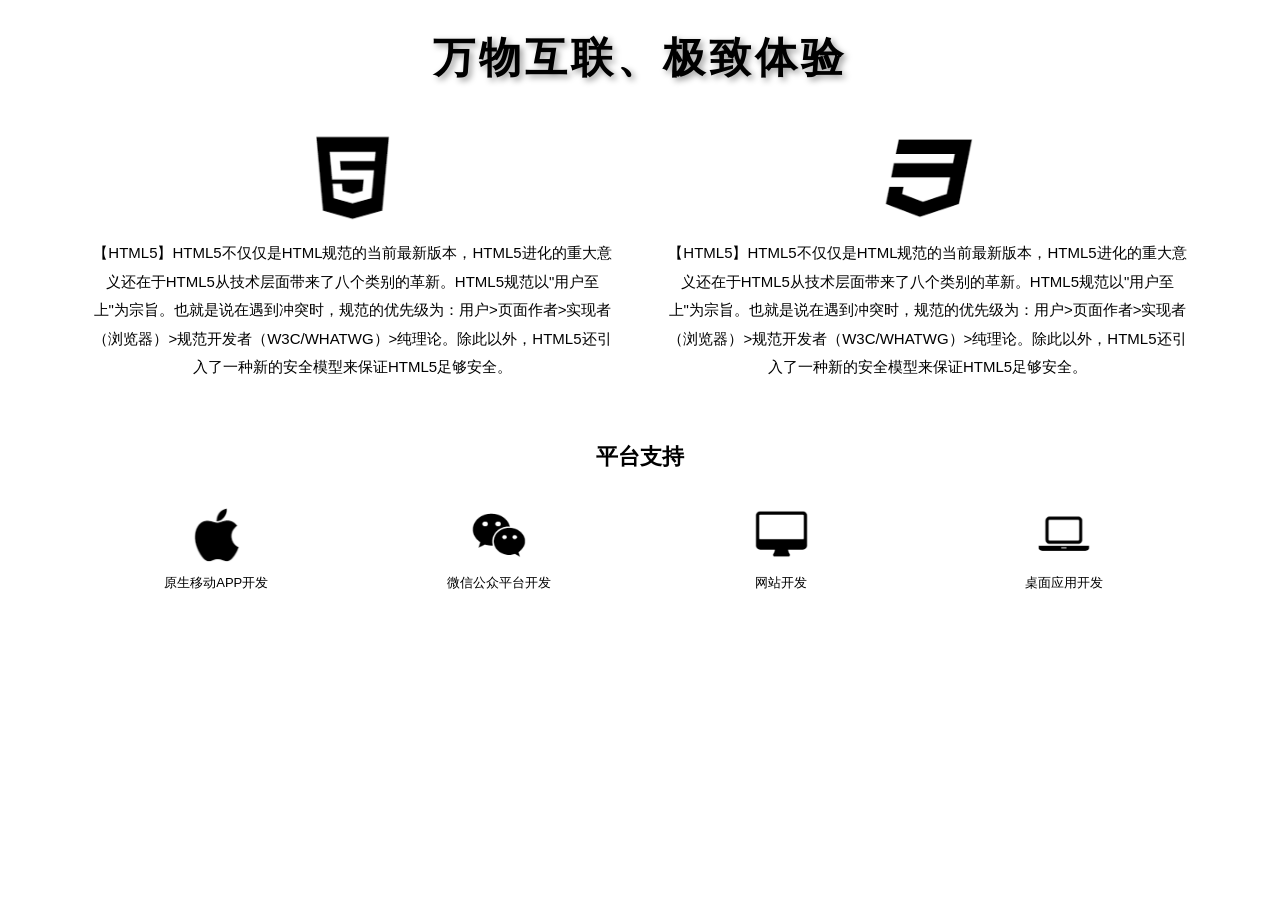
<file: 随堂作业1/index.html>
<!DOCTYPE html>
<html lang="zh-CN">
<head>
    <meta charset="UTF-8">
    <meta name="viewport" content="width=device-width, initial-scale=1.0">
    <title>万物互联、极致体验</title>
    <style>
        * {
            margin: 0;
            padding: 0;
            box-sizing: border-box;
        }

        body {
            font-family: 'Microsoft YaHei', 'SimHei', Arial, sans-serif;
            background: #fff;
            color: #000;
            padding: 30px 40px;
        }

        .container {
            max-width: 1100px;
            margin: 0 auto;
        }

        /* 主标题 - 书法风格带阴影 */
        .main-title {
            text-align: center;
            font-size: 42px;
            font-weight: bold;
            margin-bottom: 45px;
            color: #000;
            text-shadow: 3px 3px 6px rgba(0, 0, 0, 0.4);
            letter-spacing: 4px;
            font-family: 'STXingkai', 'KaiTi', 'Microsoft YaHei', cursive;
        }

        /* 内容区域 */
        .content-section {
            display: flex;
            justify-content: space-between;
            gap: 50px;
            margin-bottom: 50px;
        }

        .content-block {
            flex: 1;
            text-align: center;
        }

        .icon-wrapper {
            margin-bottom: 18px;
            display: flex;
            justify-content: center;
        }

        .icon-wrapper img {
            width: 90px;
            height: 90px;
            object-fit: contain;
        }

        .content-text {
            font-size: 15px;
            line-height: 1.9;
            text-align: center;
            color: #000;
        }

        /* 平台支持区域 */
        .platform-section {
            margin-top: 60px;
        }

        .platform-title {
            text-align: center;
            font-size: 22px;
            font-weight: bold;
            margin-bottom: 35px;
            color: #000;
        }

        .platform-grid {
            display: flex;
            justify-content: space-around;
            gap: 30px;
        }

        .platform-item {
            text-align: center;
            flex: 1;
        }

        .platform-icon {
            margin-bottom: 12px;
            display: flex;
            justify-content: center;
        }

        .platform-icon img {
            width: 55px;
            height: 55px;
            object-fit: contain;
        }

        .platform-label {
            font-size: 13px;
            color: #000;
        }

        /* 响应式设计 */
        @media (max-width: 768px) {
            .content-section {
                flex-direction: column;
                gap: 35px;
            }

            .platform-grid {
                flex-wrap: wrap;
            }

            .platform-item {
                flex: 0 0 45%;
                margin-bottom: 25px;
            }
        }
    </style>
</head>
<body>
    <div class="container">
        <!-- 主标题 -->
        <h1 class="main-title">万物互联、极致体验</h1>

        <!-- 内容区域 -->
        <div class="content-section">
            <!-- 左侧内容块 - HTML5 -->
            <div class="content-block">
                <div class="icon-wrapper">
                    <img src="html5-icon.png" alt="HTML5">
                </div>
                <div class="content-text">
                    【HTML5】HTML5不仅仅是HTML规范的当前最新版本，HTML5进化的重大意义还在于HTML5从技术层面带来了八个类别的革新。HTML5规范以"用户至上"为宗旨。也就是说在遇到冲突时，规范的优先级为：用户&gt;页面作者&gt;实现者（浏览器）&gt;规范开发者（W3C/WHATWG）&gt;纯理论。除此以外，HTML5还引入了一种新的安全模型来保证HTML5足够安全。
                </div>
            </div>

            <!-- 右侧内容块 - CSS3 -->
            <div class="content-block">
                <div class="icon-wrapper">
                    <img src="css3-icon.png" alt="CSS3">
                </div>
                <div class="content-text">
                    【HTML5】HTML5不仅仅是HTML规范的当前最新版本，HTML5进化的重大意义还在于HTML5从技术层面带来了八个类别的革新。HTML5规范以"用户至上"为宗旨。也就是说在遇到冲突时，规范的优先级为：用户&gt;页面作者&gt;实现者（浏览器）&gt;规范开发者（W3C/WHATWG）&gt;纯理论。除此以外，HTML5还引入了一种新的安全模型来保证HTML5足够安全。
                </div>
            </div>
        </div>

        <!-- 平台支持区域 -->
        <div class="platform-section">
            <h2 class="platform-title">平台支持</h2>
            <div class="platform-grid">
                <!-- 原生移动APP开发 -->
                <div class="platform-item">
                    <div class="platform-icon">
                        <img src="apple-icon.png" alt="Apple">
                    </div>
                    <div class="platform-label">原生移动APP开发</div>
                </div>

                <!-- 微信公众平台开发 -->
                <div class="platform-item">
                    <div class="platform-icon">
                        <img src="wechat-icon.png" alt="WeChat">
                    </div>
                    <div class="platform-label">微信公众平台开发</div>
                </div>

                <!-- 网站开发 -->
                <div class="platform-item">
                    <div class="platform-icon">
                        <img src="monitor-icon.png" alt="Monitor">
                    </div>
                    <div class="platform-label">网站开发</div>
                </div>

                <!-- 桌面应用开发 -->
                <div class="platform-item">
                    <div class="platform-icon">
                        <img src="laptop-icon.png" alt="Laptop">
                    </div>
                    <div class="platform-label">桌面应用开发</div>
                </div>
            </div>
        </div>
    </div>
</body>
</html>
</file>
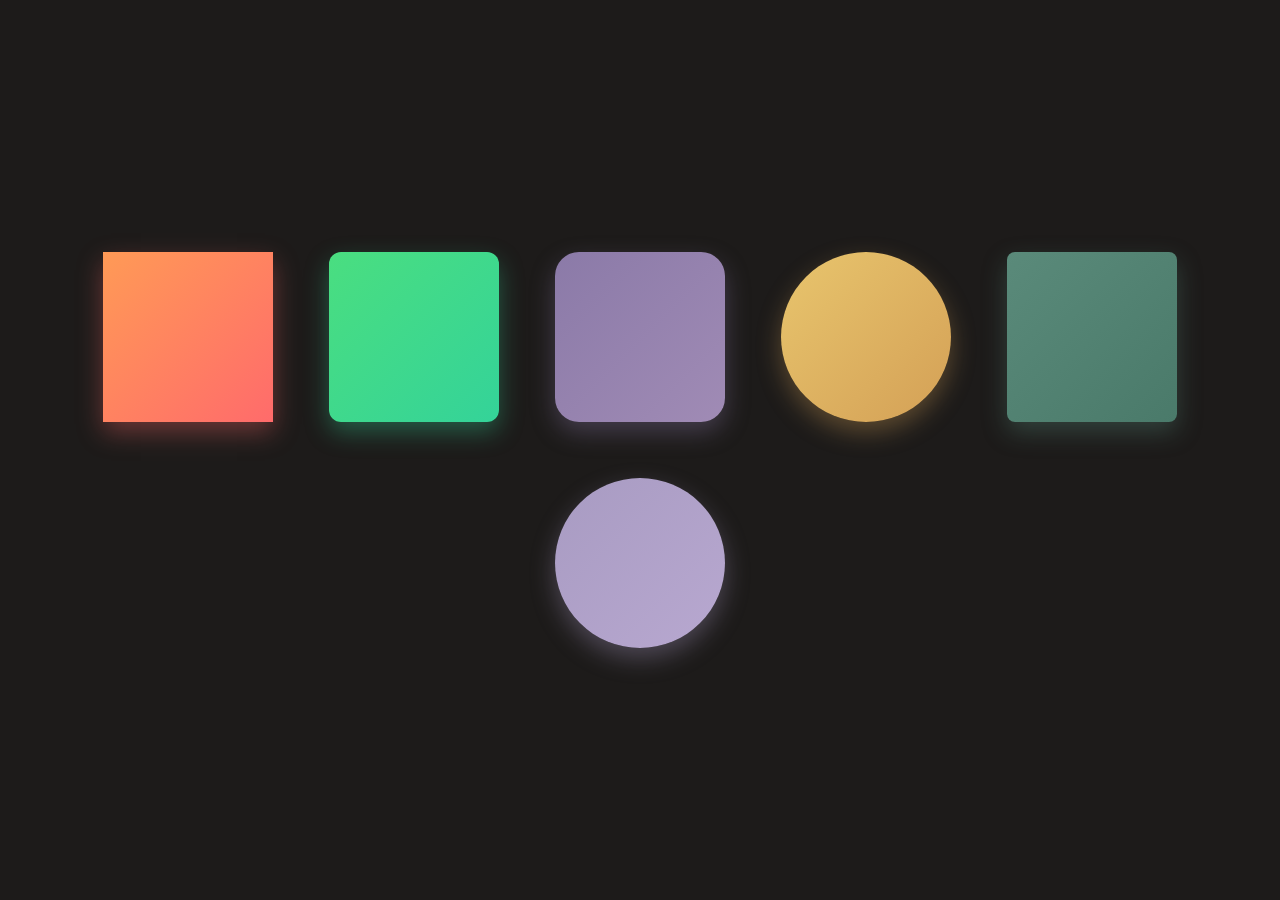
<file: 随堂作业3/index.html>
<!DOCTYPE html>
<html lang="en">
<head>
    <meta charset="UTF-8">
    <meta name="viewport" content="width=device-width, initial-scale=1.0">
    <title>Document</title>
    <style>
        *{
            margin: 0;
            padding: 0;
            box-sizing: border-box;
        }
        body{
            min-height: 100vh;
            display: flex;
            align-items: center;
            justify-content: center;
            background-color: #1d1b1a;
        }
        .stage{
            display: flex;
            flex-wrap: wrap;
            justify-content: center;
            align-items: center;
            gap: 56px;
            padding:56px 32px
        }
        .cube{
            width: 170px;
            height: 170px;
            position: relative;
            transition: transform 0.3s ease, box-shadow 0.3s ease;
            cursor: pointer;
        }
        .cube::after{
            content: 'hover';
            position: absolute;
            top: 50%;
            left: 50%;
            transform: translate(-50%, -50%);
            color: white;
            font-size: 20px;
            font-weight: bold;
            opacity: 0;
            transition: opacity 0.3s ease;
            pointer-events: none;
        }
        .cube:hover{
            transform: translateY(-10px);
            box-shadow: 0 0 24px rgba(255, 255, 255, 0.35);
        }
        .cube:hover::after{
            opacity: 1;
        }
        .c1{
            background: linear-gradient(135deg,#ff9a56,#ff6b6b);
            box-shadow: 0 10px 24px rgba(255, 107, 107, .35);
        }
        .c2{
            border-radius: 12px;
            background: linear-gradient(135deg,#4ade80,#34d399);
            box-shadow: 0 10px 24px rgba(52, 211, 153, .35);
        }
        .c3{
            border-radius: 24px;
            background: linear-gradient(135deg,#8b7aa8,#a08bb5);
            box-shadow: 0 10px 24px rgba(139, 122, 168, .35);
        }
        .c4{
            border-radius: 50%;
            background: linear-gradient(135deg,#e8c56d,#d4a056);
            box-shadow: 0 10px 24px rgba(212, 160, 86, .35);
        }
        .c5{
            border-radius: 8px;
            background: linear-gradient(135deg,#5a8a7a,#4a7a6a);
            box-shadow: 0 10px 24px rgba(90, 138, 122, .35);
        }
        .c6{
            border-radius: 50%;
            background: linear-gradient(135deg,#a89bc2,#b8a8d0);
            box-shadow: 0 10px 24px rgba(168, 155, 194, .35);
        }
    </style>
</head>
<body>
    <div class="stage">
        <div class="cube c1"></div>
        <div class="cube c2"></div>
        <div class="cube c3"></div>
        <div class="cube c4"></div>
        <div class="cube c5"></div>
        <div class="cube c6"></div>
    </div>
</body>
</html>
</file>
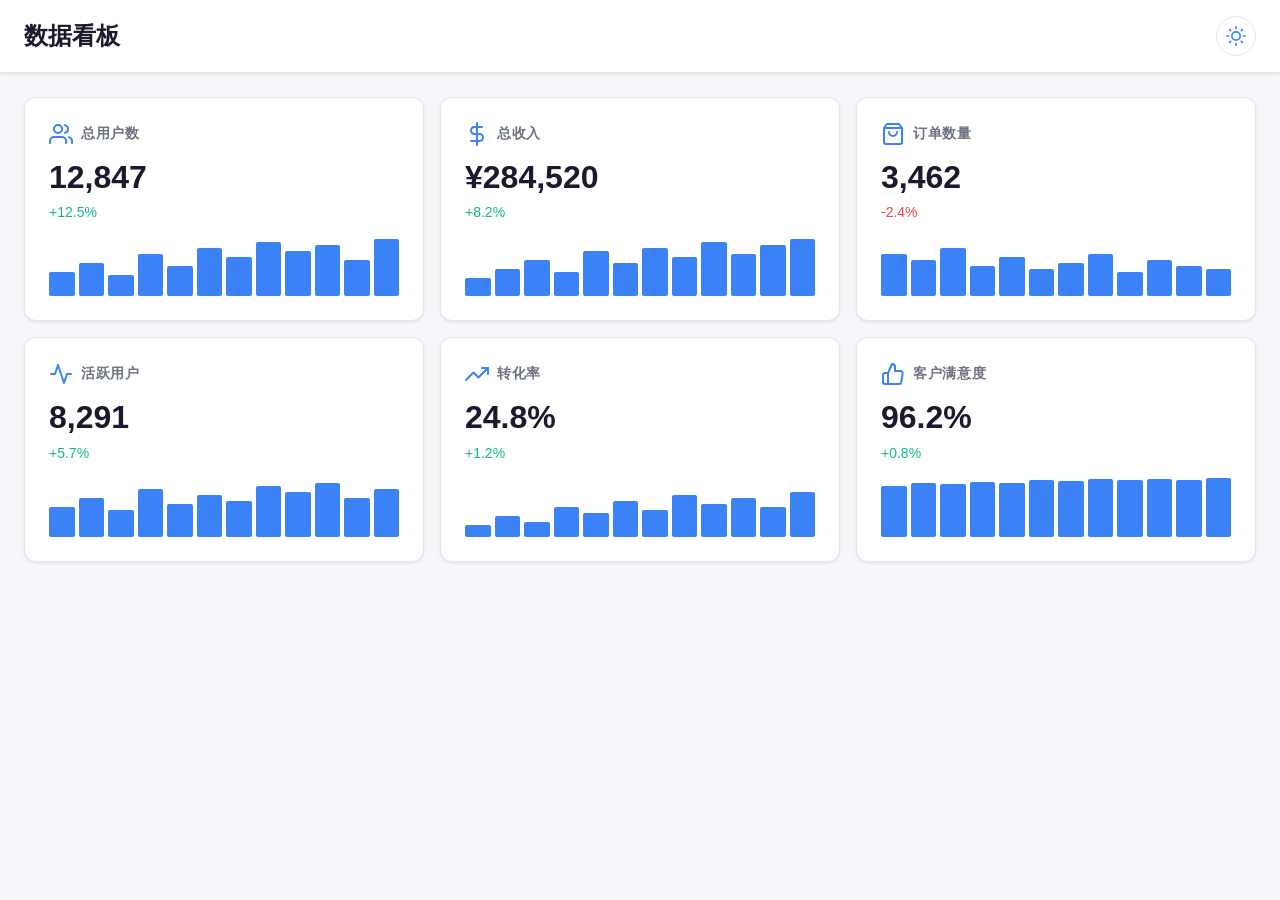
<file: 随堂作业4/index.html>
<!DOCTYPE html>
<html lang="zh-CN" data-theme="light">
<head>
    <meta charset="UTF-8">
    <meta name="viewport" content="width=device-width, initial-scale=1.0">
    <title>数据看板</title>
    <link rel="stylesheet" href="style.css">
</head>
<body>
    <header>
        <h1>数据看板</h1>
        <button id="themeToggle" aria-label="切换主题">
            <svg class="icon icon-sun" viewBox="0 0 24 24" width="20" height="20" fill="none" stroke="currentColor" stroke-width="2" stroke-linecap="round" stroke-linejoin="round">
                <circle cx="12" cy="12" r="5"></circle>
                <line x1="12" y1="1" x2="12" y2="3"></line>
                <line x1="12" y1="21" x2="12" y2="23"></line>
                <line x1="4.22" y1="4.22" x2="5.64" y2="5.64"></line>
                <line x1="18.36" y1="18.36" x2="19.78" y2="19.78"></line>
                <line x1="1" y1="12" x2="3" y2="12"></line>
                <line x1="21" y1="12" x2="23" y2="12"></line>
                <line x1="4.22" y1="19.78" x2="5.64" y2="18.36"></line>
                <line x1="18.36" y1="5.64" x2="19.78" y2="4.22"></line>
            </svg>
            <svg class="icon icon-moon" viewBox="0 0 24 24" width="20" height="20" fill="none" stroke="currentColor" stroke-width="2" stroke-linecap="round" stroke-linejoin="round">
                <path d="M21 12.79A9 9 0 1 1 11.21 3 7 7 0 0 0 21 12.79z"></path>
            </svg>
        </button>
    </header>
    <main id="dashboard" class="dashboard"></main>
    <script src="app.js"></script>
</body>
</html>
</file>
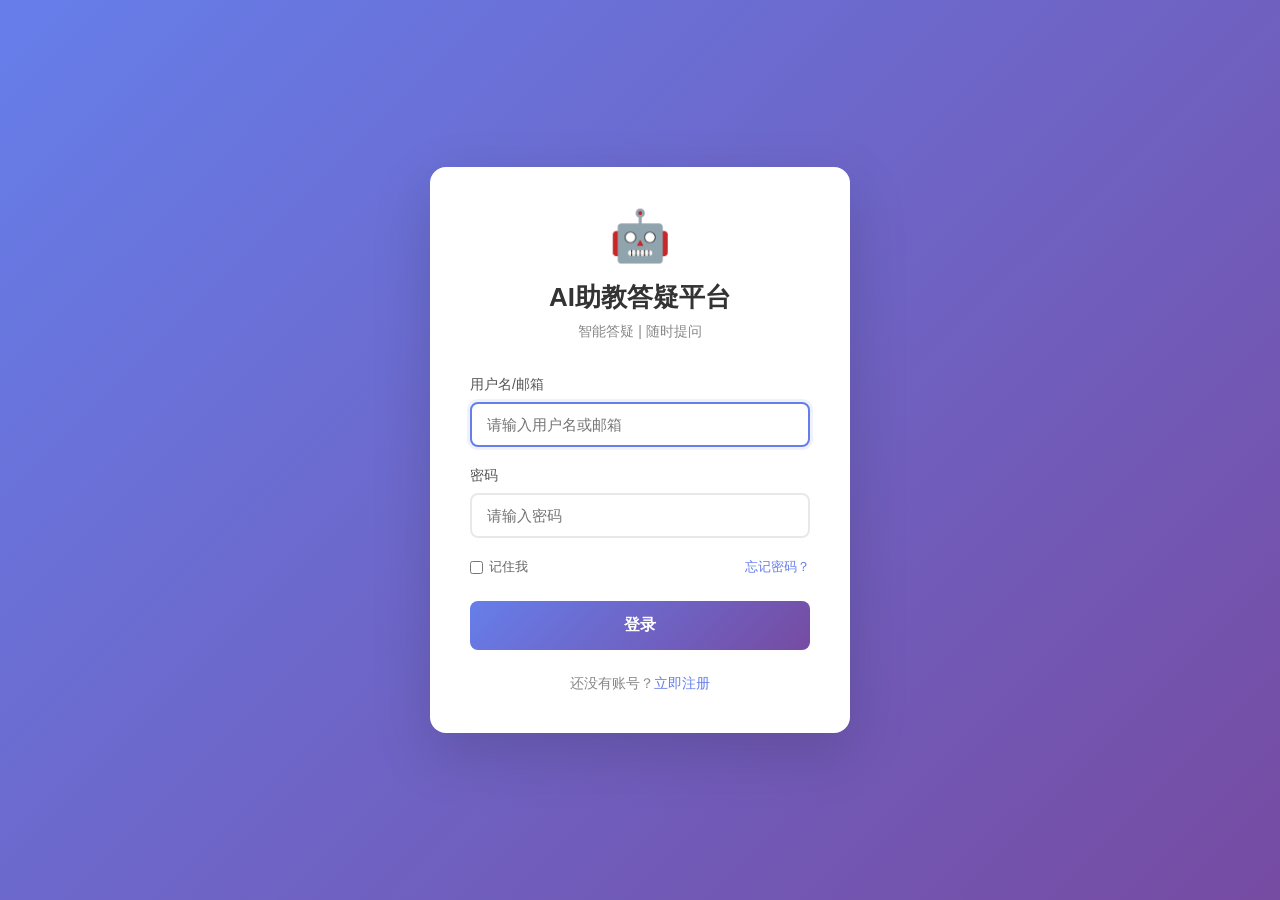
<file: 随堂作业2/login.html>
<!DOCTYPE html>
<html lang="zh-CN">
<head>
    <meta charset="UTF-8">
    <meta name="viewport" content="width=device-width, initial-scale=1.0">
    <title>AI助教答疑平台 - 登录</title>
    <style>
        * {
            margin: 0;
            padding: 0;
            box-sizing: border-box;
        }

        body {
            font-family: 'Microsoft YaHei', 'PingFang SC', sans-serif;
            background: linear-gradient(135deg, #667eea 0%, #764ba2 100%);
            min-height: 100vh;
            display: flex;
            justify-content: center;
            align-items: center;
            padding: 20px;
        }

        .container {
            background: #ffffff;
            border-radius: 16px;
            box-shadow: 0 20px 60px rgba(0, 0, 0, 0.15);
            padding: 40px;
            width: 100%;
            max-width: 420px;
        }

        .header {
            text-align: center;
            margin-bottom: 35px;
        }

        .header h1 {
            color: #333;
            font-size: 26px;
            margin-bottom: 8px;
        }

        .header p {
            color: #888;
            font-size: 14px;
        }

        .form-group {
            margin-bottom: 20px;
        }

        .form-group label {
            display: block;
            color: #555;
            font-size: 14px;
            margin-bottom: 8px;
            font-weight: 500;
        }

        .form-group input {
            width: 100%;
            padding: 12px 15px;
            border: 2px solid #e8e8e8;
            border-radius: 8px;
            font-size: 15px;
            transition: all 0.3s ease;
            outline: none;
        }

        .form-group input:focus {
            border-color: #667eea;
            box-shadow: 0 0 0 3px rgba(102, 126, 234, 0.1);
        }

        .form-group input:valid:not(:placeholder-shown) {
            border-color: #52c41a;
        }

        .form-group input:invalid:not(:placeholder-shown) {
            border-color: #ff4d4f;
        }

        .btn-login {
            width: 100%;
            padding: 14px;
            background: linear-gradient(135deg, #667eea 0%, #764ba2 100%);
            color: white;
            border: none;
            border-radius: 8px;
            font-size: 16px;
            font-weight: 600;
            cursor: pointer;
            transition: all 0.3s ease;
            margin-top: 10px;
        }

        .btn-login:hover {
            transform: translateY(-2px);
            box-shadow: 0 8px 25px rgba(102, 126, 234, 0.4);
        }

        .btn-login:active {
            transform: translateY(0);
        }

        .footer {
            text-align: center;
            margin-top: 25px;
            color: #888;
            font-size: 14px;
        }

        .footer a {
            color: #667eea;
            text-decoration: none;
            font-weight: 500;
        }

        .footer a:hover {
            text-decoration: underline;
        }

        .remember-forgot {
            display: flex;
            justify-content: space-between;
            align-items: center;
            margin-bottom: 15px;
            font-size: 13px;
        }

        .remember-forgot label {
            display: flex;
            align-items: center;
            color: #666;
            cursor: pointer;
        }

        .remember-forgot label input[type="checkbox"] {
            margin-right: 6px;
            accent-color: #667eea;
        }

        .remember-forgot a {
            color: #667eea;
            text-decoration: none;
        }

        .remember-forgot a:hover {
            text-decoration: underline;
        }

        .error-message {
            color: #ff4d4f;
            font-size: 12px;
            margin-top: 5px;
            display: none;
        }

        input:invalid:not(:placeholder-shown) ~ .error-message {
            display: block;
        }

        .icon {
            font-size: 50px;
            margin-bottom: 15px;
        }
    </style>
</head>
<body>
    <div class="container">
        <div class="header">
            <div class="icon">🤖</div>
            <h1>AI助教答疑平台</h1>
            <p>智能答疑 | 随时提问</p>
        </div>

        <form id="loginForm" action="#" method="POST" novalidate>
            <div class="form-group">
                <label for="username">用户名/邮箱</label>
                <input 
                    type="text" 
                    id="username" 
                    name="username" 
                    placeholder="请输入用户名或邮箱"
                    required
                    autocomplete="username"
                    autofocus
                    minlength="3"
                    maxlength="50"
                >
                <span class="error-message">用户名长度需在3-50个字符之间</span>
            </div>

            <div class="form-group">
                <label for="password">密码</label>
                <input 
                    type="password" 
                    id="password" 
                    name="password" 
                    placeholder="请输入密码"
                    required
                    autocomplete="current-password"
                    minlength="6"
                    maxlength="20"
                >
                <span class="error-message">密码长度需在6-20个字符之间</span>
            </div>

            <div class="remember-forgot">
                <label>
                    <input type="checkbox" name="remember" id="remember">
                    记住我
                </label>
                <a href="#">忘记密码？</a>
            </div>

            <button type="submit" class="btn-login">登录</button>
        </form>

        <div class="footer">
            还没有账号？<a href="register.html">立即注册</a>
        </div>
    </div>

    <script>
        document.getElementById('loginForm').addEventListener('submit', function(e) {
            e.preventDefault();
            
            const username = document.getElementById('username').value;
            const password = document.getElementById('password').value;
            
            if (username && password) {
                alert('登录成功！欢迎使用AI助教答疑平台');
            } else {
                alert('请填写完整的登录信息');
            }
        });
    </script>
</body>
</html>
</file>
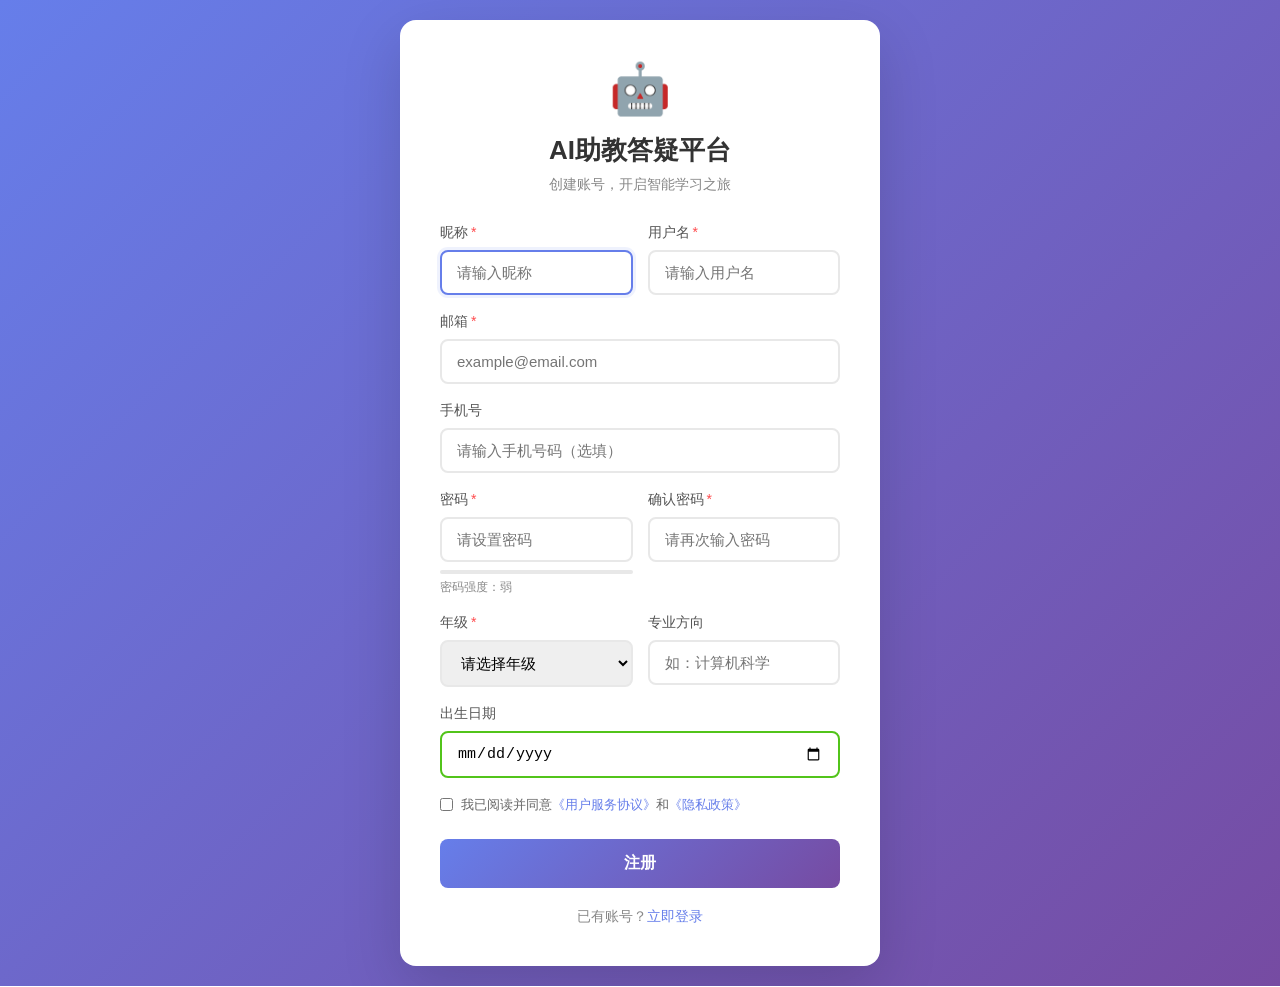
<file: 随堂作业2/register.html>
<!DOCTYPE html>
<html lang="zh-CN">
<head>
    <meta charset="UTF-8">
    <meta name="viewport" content="width=device-width, initial-scale=1.0">
    <title>AI助教答疑平台 - 注册</title>
    <style>
        * {
            margin: 0;
            padding: 0;
            box-sizing: border-box;
        }

        body {
            font-family: 'Microsoft YaHei', 'PingFang SC', sans-serif;
            background: linear-gradient(135deg, #667eea 0%, #764ba2 100%);
            min-height: 100vh;
            display: flex;
            justify-content: center;
            align-items: center;
            padding: 20px;
        }

        .container {
            background: #ffffff;
            border-radius: 16px;
            box-shadow: 0 20px 60px rgba(0, 0, 0, 0.15);
            padding: 40px;
            width: 100%;
            max-width: 480px;
        }

        .header {
            text-align: center;
            margin-bottom: 30px;
        }

        .header h1 {
            color: #333;
            font-size: 26px;
            margin-bottom: 8px;
        }

        .header p {
            color: #888;
            font-size: 14px;
        }

        .form-group {
            margin-bottom: 18px;
        }

        .form-group label {
            display: block;
            color: #555;
            font-size: 14px;
            margin-bottom: 8px;
            font-weight: 500;
        }

        .form-group label .required {
            color: #ff4d4f;
            margin-left: 3px;
        }

        .form-group input,
        .form-group select {
            width: 100%;
            padding: 12px 15px;
            border: 2px solid #e8e8e8;
            border-radius: 8px;
            font-size: 15px;
            transition: all 0.3s ease;
            outline: none;
        }

        .form-group input:focus,
        .form-group select:focus {
            border-color: #667eea;
            box-shadow: 0 0 0 3px rgba(102, 126, 234, 0.1);
        }

        .form-group input:valid:not(:placeholder-shown) {
            border-color: #52c41a;
        }

        .form-group input:invalid:not(:placeholder-shown) {
            border-color: #ff4d4f;
        }

        .form-row {
            display: flex;
            gap: 15px;
        }

        .form-row .form-group {
            flex: 1;
        }

        .btn-register {
            width: 100%;
            padding: 14px;
            background: linear-gradient(135deg, #667eea 0%, #764ba2 100%);
            color: white;
            border: none;
            border-radius: 8px;
            font-size: 16px;
            font-weight: 600;
            cursor: pointer;
            transition: all 0.3s ease;
            margin-top: 10px;
        }

        .btn-register:hover {
            transform: translateY(-2px);
            box-shadow: 0 8px 25px rgba(102, 126, 234, 0.4);
        }

        .btn-register:active {
            transform: translateY(0);
        }

        .footer {
            text-align: center;
            margin-top: 20px;
            color: #888;
            font-size: 14px;
        }

        .footer a {
            color: #667eea;
            text-decoration: none;
            font-weight: 500;
        }

        .footer a:hover {
            text-decoration: underline;
        }

        .error-message {
            color: #ff4d4f;
            font-size: 12px;
            margin-top: 5px;
            display: none;
        }

        input:invalid:not(:placeholder-shown) ~ .error-message {
            display: block;
        }

        .icon {
            font-size: 50px;
            margin-bottom: 15px;
        }

        .agreement {
            display: flex;
            align-items: flex-start;
            margin-bottom: 15px;
            font-size: 13px;
            color: #666;
        }

        .agreement input[type="checkbox"] {
            margin-right: 8px;
            margin-top: 2px;
            accent-color: #667eea;
        }

        .agreement a {
            color: #667eea;
            text-decoration: none;
        }

        .agreement a:hover {
            text-decoration: underline;
        }

        .password-strength {
            height: 4px;
            background: #e8e8e8;
            border-radius: 2px;
            margin-top: 8px;
            overflow: hidden;
        }

        .password-strength .strength-bar {
            height: 100%;
            width: 0%;
            transition: all 0.3s ease;
            border-radius: 2px;
        }

        .strength-text {
            font-size: 12px;
            margin-top: 5px;
            color: #888;
        }
    </style>
</head>
<body>
    <div class="container">
        <div class="header">
            <div class="icon">🤖</div>
            <h1>AI助教答疑平台</h1>
            <p>创建账号，开启智能学习之旅</p>
        </div>

        <form id="registerForm" action="#" method="POST" novalidate>
            <div class="form-row">
                <div class="form-group">
                    <label for="nickname">昵称<span class="required">*</span></label>
                    <input 
                        type="text" 
                        id="nickname" 
                        name="nickname" 
                        placeholder="请输入昵称"
                        required
                        autocomplete="nickname"
                        autofocus
                        minlength="2"
                        maxlength="20"
                        pattern="[\u4e00-\u9fa5a-zA-Z0-9]+"
                        title="昵称只能包含中文、字母和数字"
                    >
                    <span class="error-message">昵称需2-20个字符，仅支持中文、字母和数字</span>
                </div>

                <div class="form-group">
                    <label for="username">用户名<span class="required">*</span></label>
                    <input 
                        type="text" 
                        id="username" 
                        name="username" 
                        placeholder="请输入用户名"
                        required
                        autocomplete="username"
                        minlength="4"
                        maxlength="16"
                        pattern="[a-zA-Z0-9_]+"
                        title="用户名只能包含字母、数字和下划线"
                    >
                    <span class="error-message">用户名需4-16个字符，仅支持字母、数字和下划线</span>
                </div>
            </div>

            <div class="form-group">
                <label for="email">邮箱<span class="required">*</span></label>
                <input 
                    type="email" 
                    id="email" 
                    name="email" 
                    placeholder="example@email.com"
                    required
                    autocomplete="email"
                >
                <span class="error-message">请输入有效的邮箱地址</span>
            </div>

            <div class="form-group">
                <label for="phone">手机号</label>
                <input 
                    type="tel" 
                    id="phone" 
                    name="phone" 
                    placeholder="请输入手机号码（选填）"
                    pattern="^1[3-9]\d{9}$"
                    title="请输入有效的11位手机号码"
                    autocomplete="tel"
                >
                <span class="error-message">请输入有效的11位手机号码</span>
            </div>

            <div class="form-row">
                <div class="form-group">
                    <label for="password">密码<span class="required">*</span></label>
                    <input 
                        type="password" 
                        id="password" 
                        name="password" 
                        placeholder="请设置密码"
                        required
                        autocomplete="new-password"
                        minlength="8"
                        maxlength="20"
                        pattern="^(?=.*[a-z])(?=.*[A-Z])(?=.*\d).{8,20}$"
                        title="密码需8-20位，包含大小写字母和数字"
                    >
                    <div class="password-strength">
                        <div class="strength-bar" id="strengthBar"></div>
                    </div>
                    <div class="strength-text" id="strengthText">密码强度：弱</div>
                    <span class="error-message">密码需8-20位，包含大小写字母和数字</span>
                </div>

                <div class="form-group">
                    <label for="confirmPassword">确认密码<span class="required">*</span></label>
                    <input 
                        type="password" 
                        id="confirmPassword" 
                        name="confirmPassword" 
                        placeholder="请再次输入密码"
                        required
                        autocomplete="new-password"
                        minlength="8"
                        maxlength="20"
                    >
                    <span class="error-message">两次输入的密码不一致</span>
                </div>
            </div>

            <div class="form-row">
                <div class="form-group">
                    <label for="grade">年级<span class="required">*</span></label>
                    <select id="grade" name="grade" required>
                        <option value="" disabled selected>请选择年级</option>
                        <option value="freshman">大一</option>
                        <option value="sophomore">大二</option>
                        <option value="junior">大三</option>
                        <option value="senior">大四</option>
                        <option value="graduate">研究生</option>
                    </select>
                </div>

                <div class="form-group">
                    <label for="major">专业方向</label>
                    <input 
                        type="text" 
                        id="major" 
                        name="major" 
                        placeholder="如：计算机科学"
                        list="majorList"
                        autocomplete="organization"
                    >
                    <datalist id="majorList">
                        <option value="计算机科学">
                        <option value="软件工程">
                        <option value="人工智能">
                        <option value="数据科学">
                        <option value="网络安全">
                        <option value="物联网工程">
                        <option value="电子信息">
                        <option value="自动化">
                    </datalist>
                </div>
            </div>

            <div class="form-group">
                <label for="birthday">出生日期</label>
                <input 
                    type="date" 
                    id="birthday" 
                    name="birthday"
                    min="1990-01-01"
                    max="2010-12-31"
                >
            </div>

            <div class="agreement">
                <input type="checkbox" id="agree" name="agree" required>
                <label for="agree">我已阅读并同意<a href="#">《用户服务协议》</a>和<a href="#">《隐私政策》</a></label>
            </div>

            <button type="submit" class="btn-register">注册</button>
        </form>

        <div class="footer">
            已有账号？<a href="login.html">立即登录</a>
        </div>
    </div>

    <script>
        // 密码强度检测
        const passwordInput = document.getElementById('password');
        const strengthBar = document.getElementById('strengthBar');
        const strengthText = document.getElementById('strengthText');

        passwordInput.addEventListener('input', function() {
            const password = this.value;
            let strength = 0;

            if (password.length >= 8) strength++;
            if (password.length >= 12) strength++;
            if (/[a-z]/.test(password) && /[A-Z]/.test(password)) strength++;
            if (/\d/.test(password)) strength++;
            if (/[^a-zA-Z0-9]/.test(password)) strength++;

            const strengthLevels = [
                { width: '20%', color: '#ff4d4f', text: '弱' },
                { width: '40%', color: '#fa8c16', text: '较弱' },
                { width: '60%', color: '#fadb14', text: '中等' },
                { width: '80%', color: '#52c41a', text: '强' },
                { width: '100%', color: '#13c2c2', text: '很强' }
            ];

            const level = strengthLevels[Math.min(strength, 4)];
            strengthBar.style.width = level.width;
            strengthBar.style.background = level.color;
            strengthText.textContent = `密码强度：${level.text}`;
        });

        // 表单提交验证
        document.getElementById('registerForm').addEventListener('submit', function(e) {
            e.preventDefault();

            const password = document.getElementById('password').value;
            const confirmPassword = document.getElementById('confirmPassword').value;
            const agree = document.getElementById('agree').checked;

            if (password !== confirmPassword) {
                alert('两次输入的密码不一致，请重新输入');
                return;
            }

            if (!agree) {
                alert('请先阅读并同意用户服务协议和隐私政策');
                return;
            }

            alert('注册成功！欢迎加入AI助教答疑平台');
        });
    </script>
</body>
</html>
</file>
<file: 随堂作业4/style.css>
:root {
    --bg-primary: #f5f7fa;
    --bg-card: #ffffff;
    --text-primary: #1a1a2e;
    --text-secondary: #6b7280;
    --accent: #3b82f6;
    --accent-light: #dbeafe;
    --border: #e5e7eb;
    --shadow: 0 1px 3px rgba(0, 0, 0, 0.1);
    --shadow-hover: 0 4px 12px rgba(0, 0, 0, 0.15);
    --icon-color: #3b82f6;
}

[data-theme="dark"] {
    --bg-primary: #1a1a2e;
    --bg-card: #16213e;
    --text-primary: #e2e8f0;
    --text-secondary: #94a3b8;
    --accent: #60a5fa;
    --accent-light: #1e3a5f;
    --border: #2d3748;
    --shadow: 0 1px 3px rgba(0, 0, 0, 0.3);
    --shadow-hover: 0 4px 12px rgba(0, 0, 0, 0.4);
    --icon-color: #60a5fa;
}

* {
    margin: 0;
    padding: 0;
    box-sizing: border-box;
}

html {
    overflow-x: hidden;
}

body {
    font-family: -apple-system, BlinkMacSystemFont, "Segoe UI", Roboto, "Helvetica Neue", Arial, sans-serif;
    background-color: var(--bg-primary);
    color: var(--text-primary);
    min-height: 100vh;
    transition: background-color 0.3s, color 0.3s;
}

header {
    display: flex;
    justify-content: space-between;
    align-items: center;
    padding: 1rem 1.5rem;
    background-color: var(--bg-card);
    border-bottom: 1px solid var(--border);
    box-shadow: var(--shadow);
    position: sticky;
    top: 0;
    z-index: 100;
}

header h1 {
    font-size: 1.5rem;
    font-weight: 700;
    color: var(--text-primary);
}

#themeToggle {
    display: flex;
    align-items: center;
    justify-content: center;
    width: 40px;
    height: 40px;
    border: 1px solid var(--border);
    border-radius: 50%;
    background-color: var(--bg-card);
    cursor: pointer;
    transition: background-color 0.3s, border-color 0.3s;
}

#themeToggle:hover {
    background-color: var(--accent-light);
    border-color: var(--accent);
}

#themeToggle .icon {
    width: 20px;
    height: 20px;
    color: var(--icon-color);
}

#themeToggle .icon-moon {
    display: none;
}

[data-theme="dark"] #themeToggle .icon-sun {
    display: none;
}

[data-theme="dark"] #themeToggle .icon-moon {
    display: block;
}

.dashboard {
    display: grid;
    grid-template-columns: 1fr;
    gap: 1rem;
    padding: 1.5rem;
    max-width: 100%;
}

@media (min-width: 768px) {
    .dashboard {
        grid-template-columns: repeat(2, 1fr);
    }
}

@media (min-width: 1200px) {
    .dashboard {
        grid-template-columns: repeat(3, 1fr);
    }
}

.card {
    background-color: var(--bg-card);
    border: 1px solid var(--border);
    border-radius: 12px;
    padding: 1.5rem;
    box-shadow: var(--shadow);
    transition: box-shadow 0.3s, transform 0.3s, background-color 0.3s, border-color 0.3s;
}

.card:hover {
    box-shadow: var(--shadow-hover);
    transform: translateY(-2px);
}

.card h2 {
    font-size: 0.875rem;
    font-weight: 600;
    color: var(--text-secondary);
    text-transform: uppercase;
    letter-spacing: 0.05em;
    margin-bottom: 0.75rem;
    display: flex;
    align-items: center;
    gap: 0.5rem;
}

.card h2 .card-icon {
    width: 24px;
    height: 24px;
    color: var(--icon-color);
    flex-shrink: 0;
}

.card .value {
    font-size: 2rem;
    font-weight: 700;
    color: var(--text-primary);
    font-variant-numeric: tabular-nums;
    line-height: 1.2;
}

.card .change {
    font-size: 0.875rem;
    margin-top: 0.5rem;
    font-variant-numeric: tabular-nums;
}

.card .change.positive {
    color: #10b981;
}

.card .change.negative {
    color: #ef4444;
}

.card .chart-bar {
    display: flex;
    align-items: flex-end;
    gap: 4px;
    height: 60px;
    margin-top: 1rem;
}

.card .chart-bar .bar {
    flex: 1;
    background-color: var(--accent);
    border-radius: 2px;
    min-height: 4px;
    transition: height 0.3s;
}
</file>
